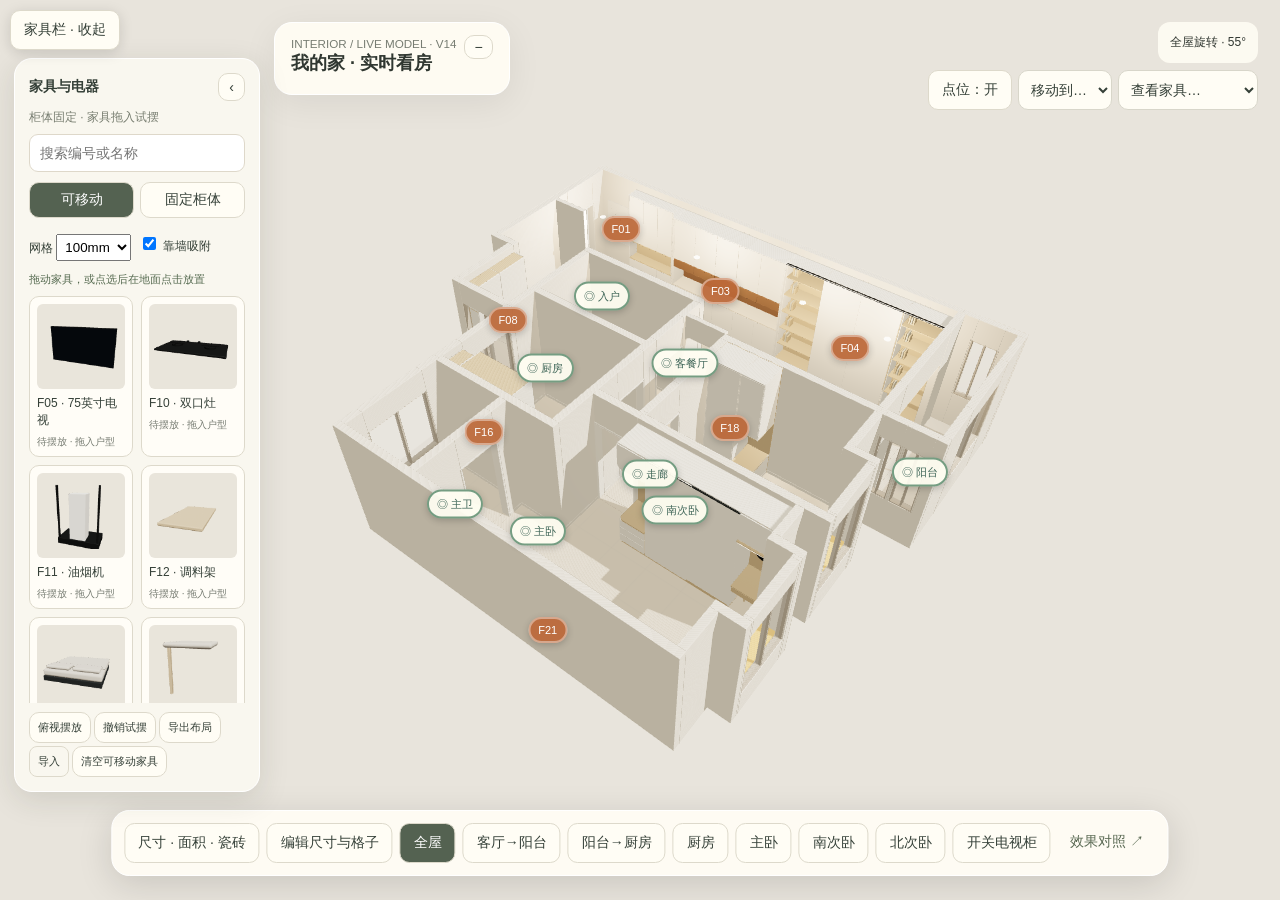
<file: index.html>
<!doctype html><html lang="zh-CN"><meta charset="utf-8"><meta name="viewport" content="width=device-width,initial-scale=1"><title>我的家 · 可交互设计模型</title><link rel="icon" href="data:,">
<link rel="stylesheet" href="./releases/20261112-library-v14-move/measurements.css"><link rel="stylesheet" href="./releases/20261112-library-v14-move/hotspots.css"><link rel="stylesheet" href="./releases/20261112-library-v14-move/editor.css"><link rel="stylesheet" href="./releases/20261112-library-v14-move/furniture-library.css"><style>*{box-sizing:border-box}body{margin:0;background:#e8e4dc;color:#303731;font:14px -apple-system,BlinkMacSystemFont,sans-serif}canvas{display:block;touch-action:none}header{position:absolute;top:22px;left:24px;padding:18px 22px;background:#fffdf4ed;border:1px solid #fff;border-radius:18px;box-shadow:0 8px 35px #0001;max-width:360px}h1{white-space:nowrap;font-size:21px;margin:0 0 7px}small{color:#777c72}nav{position:absolute;bottom:24px;left:50%;transform:translateX(-50%);display:flex;gap:7px;flex-wrap:wrap;justify-content:center;width:max-content;max-width:94vw;padding:12px;background:#fffdf5ed;border:1px solid #fff;border-radius:18px;box-shadow:0 8px 35px #0002}button{font:inherit;border:1px solid #ddd9cb;background:#fffdf5;color:#354038;border-radius:10px;padding:10px 13px;cursor:pointer}button:hover,button.active{background:#546251;color:white}#help{margin:12px 0 0;line-height:1.8;font-size:12px}#status{position:absolute;inset:0;display:grid;place-items:center;background:#eee9e0;z-index:5;font-size:20px}#position{position:absolute;right:22px;top:22px;border-radius:12px;padding:12px;background:#fffdf4dd;font-size:12px}.views{display:flex;gap:6px;margin-top:12px;flex-wrap:wrap}a{color:#596852}#note{font-size:11px;max-width:295px;margin-top:10px;color:#777}@media(max-width:650px){header{top:10px;left:10px;padding:12px;max-width:285px}#position{display:none}nav{bottom:12px}button{padding:8px}h1{font-size:17px}}</style>
<header><button id="collapse" style="float:right;padding:3px 9px;margin-left:8px" aria-label="收起说明">−</button><small>INTERIOR / LIVE MODEL · V14</small><h1>我的家 · 实时看房</h1><div class="details"><div>柜体固定开门 · 家具电器自由试摆</div><div class="views"><button id="orbit" class="active">全屋旋转</button><button id="look">室内看向</button><button id="ceil">显示天花</button></div><div id="help">拖动旋转 · 滚轮拉近拉远<br>右键拖动平移 · 双指缩放</div><div id="note">实时材质预览；Cycles效果图用于对照。家具尺寸和空间位置沿用当前模型。</div></div></header>
<div id="position">正在加载</div><div id="status">正在加载最新全屋模型…</div>
<nav><button data-view="overview">全屋</button><button data-view="living">客厅→阳台</button><button data-view="reverse">阳台→厨房</button><button data-view="kitchen">厨房</button><button data-view="master">主卧</button><button data-view="south">南次卧</button><button data-view="north">北次卧</button><button id="tv">开关电视柜</button><a href="releases/20261108-v1/gallery.html" target="_blank" style="padding:10px 12px;text-decoration:none">效果对照 ↗</a></nav>
<script type="importmap">{"imports":{"three":"./releases/20261112-library-v14-move/vendor/three.module.js"}}</script><script type="module" src="./releases/20261112-library-v14-move/app.js?v=14"></script></html>
</file>
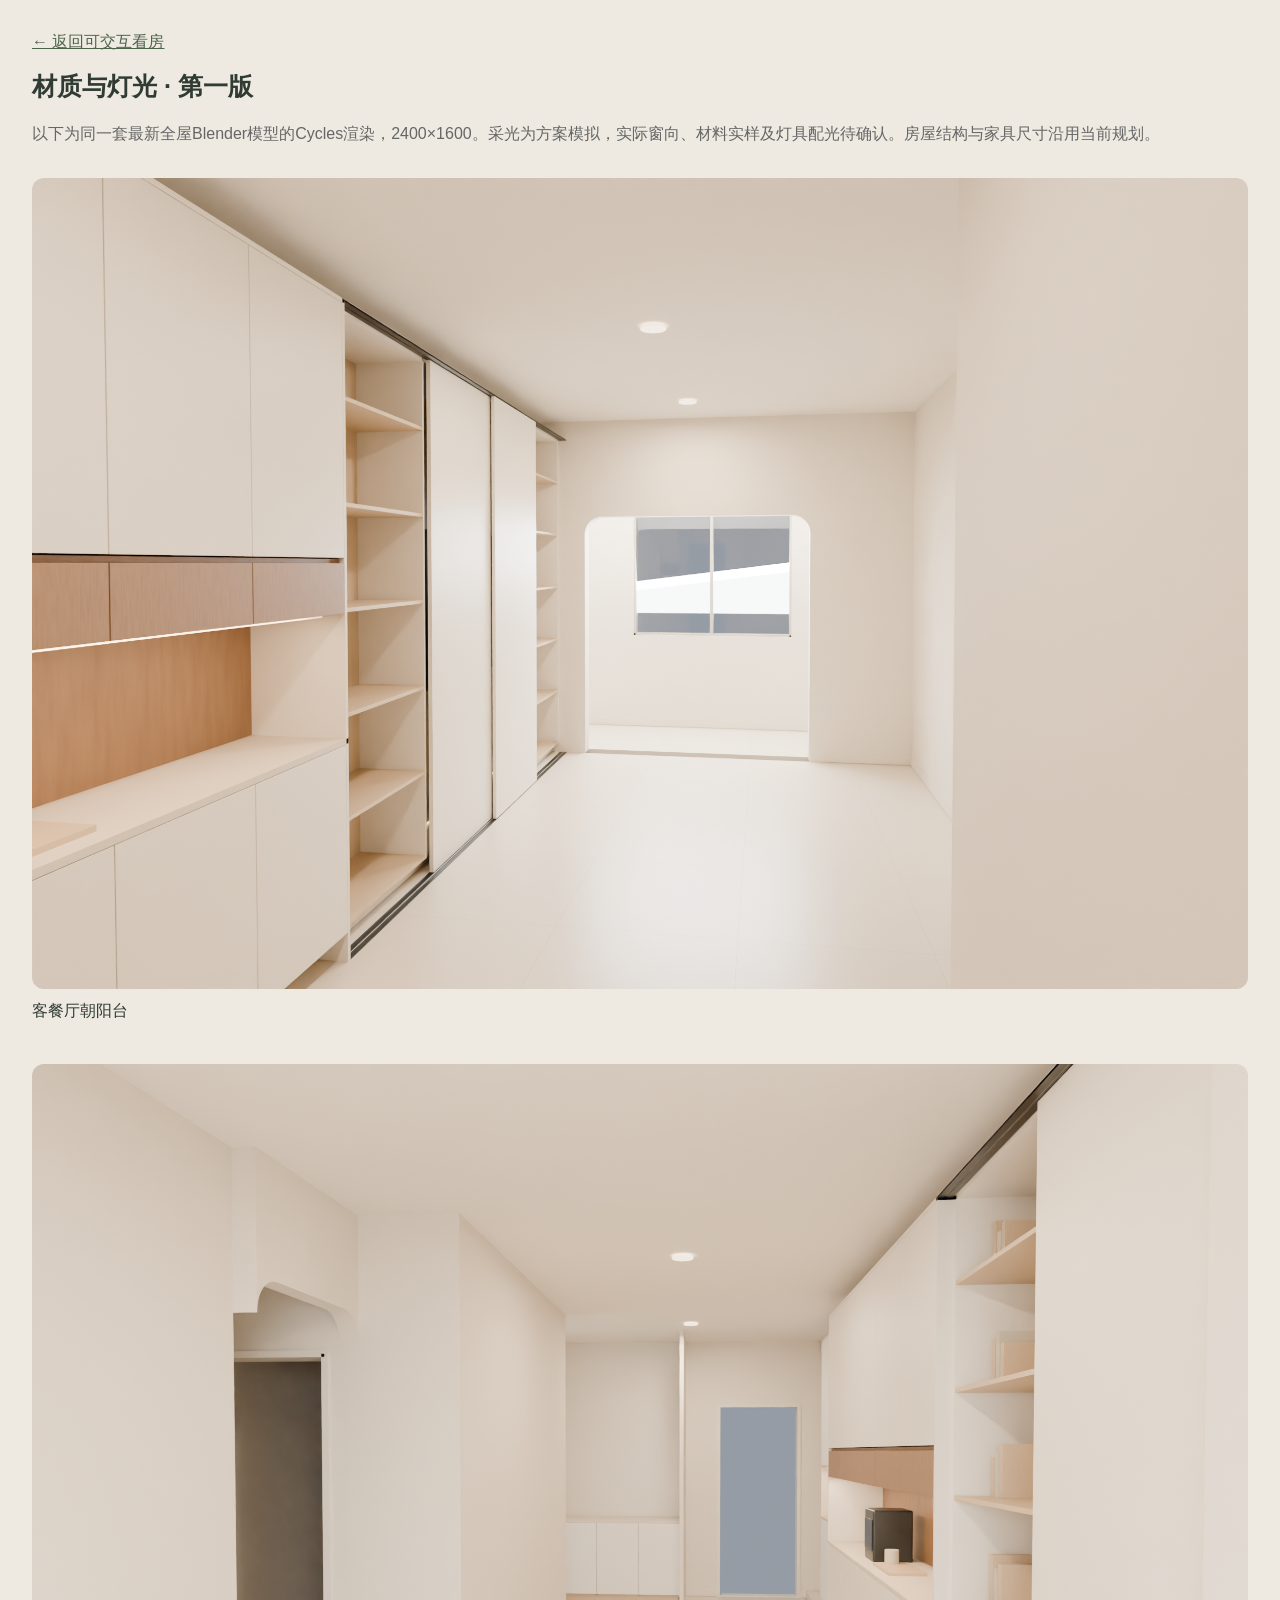
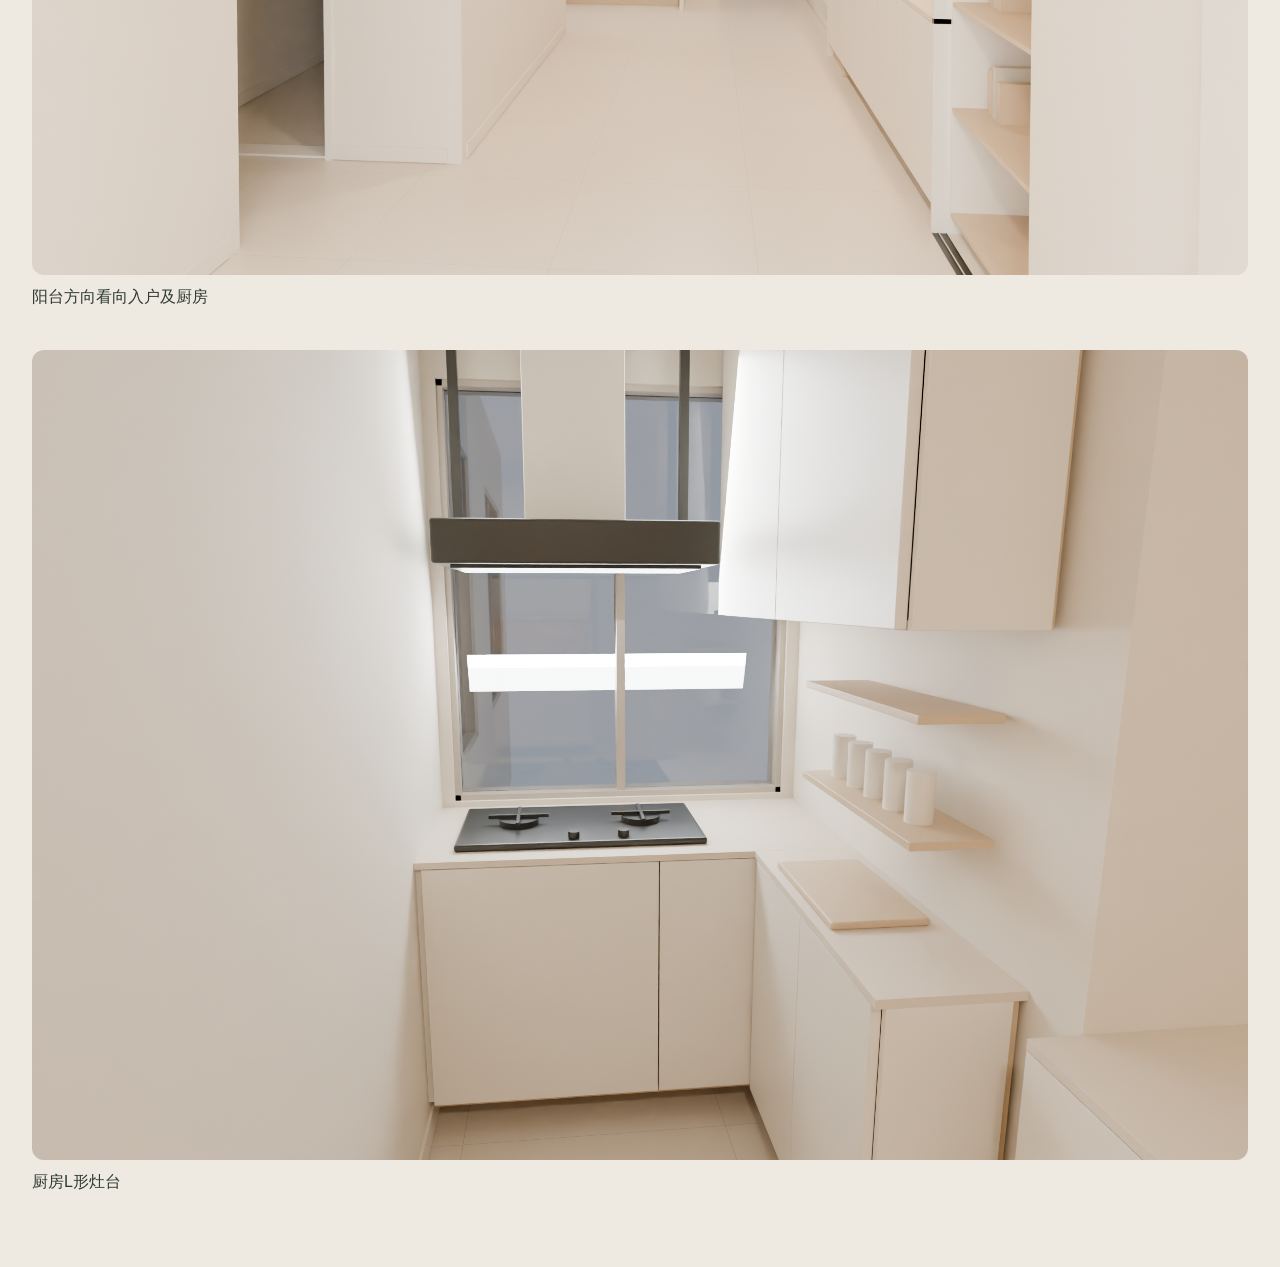
<file: releases/20261108-v1/gallery.html>
<!doctype html><html lang="zh-CN"><meta charset="utf-8"><meta name="viewport" content="width=device-width,initial-scale=1"><title>材质灯光 · Cycles效果对照</title><style>body{font:16px -apple-system,sans-serif;margin:0;background:#eeeae2;color:#303b33}main{max-width:1300px;margin:auto;padding:32px}h1{font-size:25px}p{line-height:1.8;color:#666}img{width:100%;border-radius:12px;display:block}figure{margin:30px 0}figcaption{padding:12px 0}a{color:#4d644b}</style><main><a href="../../">← 返回可交互看房</a><h1>材质与灯光 · 第一版</h1><p>以下为同一套最新全屋Blender模型的Cycles渲染，2400×1600。采光为方案模拟，实际窗向、材料实样及灯具配光待确认。房屋结构与家具尺寸沿用当前规划。</p><figure><img src="gallery/Living_To_Balcony.png"><figcaption>客餐厅朝阳台</figcaption></figure><figure><img src="gallery/Balcony_To_Kitchen.png"><figcaption>阳台方向看向入户及厨房</figcaption></figure><figure><img src="gallery/Kitchen_And_Sideboard.png"><figcaption>厨房L形灶台</figcaption></figure></main></html>
</file>
<file: releases/20261112-library-v14-move/measurements.css>
#measurement-panel{position:fixed;z-index:20;right:16px;top:16px;width:450px;max-width:calc(100vw - 24px);max-height:calc(100dvh - 120px);overflow:auto;background:#fffdf8f7;border:1px solid #d8d8ca;border-radius:18px;padding:18px;box-shadow:0 10px 50px #0003;font-size:13px;line-height:1.6}#measurement-panel[hidden],#measurement-panel [hidden]{display:none!important}.measure-head{display:flex;justify-content:space-between;align-items:center;font-size:19px}.measure-tabs{display:flex;gap:8px;margin:12px 0}.measure-row{display:flex;gap:10px;margin:10px 0}.measure-row>label{flex:1;min-width:0}#measurement-panel label{display:block;font-size:12px}#measurement-panel input:not([type=checkbox]),#measurement-panel select{display:block;width:100%;font:inherit;padding:9px;margin-top:4px;border:1px solid #c9cebf;background:white;border-radius:8px}#measurement-panel .check{margin:15px 0}.measure-big{font-size:27px;font-weight:650;color:#3d635b}.measure-big small{font-size:12px;font-weight:400}#distance-result,#area-result{padding:12px;margin:12px 0;background:#edf2e8;border-radius:12px}#measurement-panel p{margin:8px 0}.muted{font-size:11px;color:#727769}.notice{font-size:12px;color:#716044;background:#f7f0df;padding:12px;border-radius:10px}#measurement-panel table{width:100%;border-collapse:collapse;font-size:12px}#measurement-panel td,#measurement-panel th{padding:7px 4px;border-bottom:1px solid #e5e4da;text-align:left}#measurement-panel td:last-child,#measurement-panel th:last-child{text-align:right}#measurement-panel h3{font-size:15px;margin:16px 0 8px}.registry{display:grid;gap:5px;max-height:230px;overflow:auto;margin-top:8px}.registry button{text-align:left;padding:5px 8px}.measure-method{margin-top:15px;font-size:11px;color:#6d7266}summary{cursor:pointer}#measure-label-layer{position:fixed;inset:0;pointer-events:none;z-index:3}.model-id{position:absolute;transform:translate(-50%,-50%);pointer-events:auto;font-size:10px;padding:2px 5px;background:#fffdf3e8;border-color:#b88255;color:#714925}.model-id.furniture{background:#e6f7f7ed;border-color:#3995a3;color:#126377}@media(max-width:650px){#measurement-panel{right:12px;top:12px;max-height:calc(100dvh - 100px)}nav{max-height:95px;overflow:auto}}
</file>
<file: releases/20261112-library-v14-move/hotspots.css>
#hotspot-controls{position:fixed;top:70px;right:22px;z-index:4;display:flex;gap:6px}#hotspot-controls select{max-width:140px;padding:8px;background:#fffdf5;border:1px solid #d8d6ca;border-radius:10px;color:#354038;font:inherit}#hotspot-layer{position:fixed;inset:0;pointer-events:none;z-index:2}.hotspot{position:absolute;transform:translate(-50%,-50%);pointer-events:auto;padding:5px 8px;border-radius:20px;font-size:11px;box-shadow:0 2px 7px #0003;background:#fffef2ec;color:#3e6557;border:2px solid #759d82}.hotspot.furniture{background:#bc6838eb;color:white;border:2px solid #fff6;min-width:35px}.hotspot[hidden]{display:none}#furniture-inspector{width:min(760px,94vw);max-height:92dvh;overflow:auto;padding:18px;border:1px solid #d4d1c4;border-radius:20px;background:#fffdf7;color:#354038}#furniture-inspector::backdrop{background:#15241dc0}.inspector-heading{display:flex;align-items:center;justify-content:space-between;gap:12px}.inspector-heading h2{font-size:18px;margin:5px 0 12px}#inspector-view{height:min(50dvh,440px);width:100%;border-radius:12px;overflow:hidden}#inspector-view canvas{width:100%;height:100%}.inspector-actions{display:flex;gap:8px;margin:12px 0}#furniture-inspector p{font-size:13px;line-height:1.6}#inspector-note{background:#f4eedf;padding:10px;border-radius:9px}#furniture-inspector button:disabled{opacity:.5;cursor:default}@media(max-width:650px){#hotspot-controls{top:10px;right:10px;flex-direction:column}#hotspot-controls button,#hotspot-controls select{font-size:11px;padding:6px}.hotspot{font-size:10px;padding:4px 6px}}
</file>
<file: releases/20261112-library-v14-move/editor.css>
#editor-panel{position:fixed;z-index:40;right:18px;top:110px;bottom:105px;width:min(430px,calc(100vw - 36px));overflow:auto;background:#faf8ef;color:#313c30;border-radius:18px;padding:20px;box-sizing:border-box;box-shadow:0 6px 30px #0003;font:14px/1.6 system-ui}#editor-panel[hidden]{display:none}#editor-panel input:not([type=checkbox]),#editor-panel select{box-sizing:border-box;width:100%;padding:8px;border:1px solid #d6d2c6;border-radius:7px;background:white;color:#333}#editor-panel label{display:block;flex:1;min-width:0}#editor-panel button{padding:8px;margin:3px;border:1px solid #d6d2c6;background:#fffdf6;border-radius:8px;cursor:pointer}#editor-panel button:hover{background:#e6eddf}.edit-head,.edit-row{display:flex;gap:7px;align-items:center;flex-wrap:wrap}.edit-head{justify-content:space-between}.grid-col{margin:12px 0;padding:10px;border:1px solid #d9d3c5;border-radius:8px}.grid-col .edit-row{align-items:end;flex-wrap:nowrap}#edit-warning{white-space:pre-line;color:#99652d}#editor-panel details{margin:12px 0}#editor-panel p{font-size:12px}#editor-panel input[type=checkbox]{width:18px;height:18px;vertical-align:middle}
</file>
<file: releases/20261112-library-v14-move/furniture-library.css>
#furniture-library{position:fixed;z-index:24;left:14px;top:14px;bottom:108px;width:246px;background:#faf8f0f5;border:1px solid #fff;border-radius:18px;display:flex;flex-direction:column;box-shadow:0 8px 30px #25322320;padding:14px;color:#354038}#furniture-library[hidden],#placement-detail[hidden],#library-reopen[hidden]{display:none}.lib-title{display:flex;align-items:center;justify-content:space-between;gap:10px}.lib-title button{padding:5px 10px}.lib-tip{font-size:12px;color:#777d70;margin:8px 0}.lib-tabs{display:flex;gap:6px;margin:10px 0}.lib-tabs button{flex:1;padding:8px}#library-search{width:100%;padding:10px;border:1px solid #ded8ca;border-radius:9px;font:inherit}#library-cards{overflow:auto;flex:1;min-height:80px;display:grid;grid-template-columns:1fr 1fr;gap:8px;align-content:start}.library-card{padding:7px;text-align:left;font-size:12px;display:flex;flex-direction:column;gap:6px;min-width:0;cursor:grab;background:#fffdf7}.library-card img{width:100%;height:85px;object-fit:contain;background:#e9e5db;border-radius:6px}.library-card span{word-break:break-word}.library-card small{font-size:10px}.library-card.selected{outline:2px solid #718267;background:#e8efdf}.library-card:hover{color:#354038;background:#ebeede}.lib-bottom{display:flex;flex-wrap:wrap;gap:3px;margin-top:9px}.lib-bottom button,.import-layout{font-size:11px;padding:7px 8px}.import-layout{border:1px solid #ddd9cb;border-radius:8px;cursor:pointer}.import-layout input{display:none}body.library-open header{left:274px;max-width:300px;padding:12px 16px}body.library-open header .details{display:none}body.library-open header h1{font-size:18px}#library-reopen{position:fixed;left:14px;top:150px;z-index:25}#placement-detail{position:fixed;right:14px;top:120px;bottom:110px;overflow:auto;z-index:26;width:320px;border-radius:16px;background:#faf8f0f5;border:1px solid white;padding:16px;box-shadow:0 5px 25px #0002}#placement-detail .lib-title{align-items:start}#placement-detail p{font-size:12px;line-height:1.7}.lib-fields{display:grid;grid-template-columns:1fr 1fr;gap:8px}.lib-fields input{width:100%;padding:8px;border:1px solid #d8d2c5;border-radius:7px}.lib-fields label{font-size:12px}#placement-detail button{padding:8px;font-size:12px;margin-top:5px}#door-pick{max-width:100%;padding:9px;margin-top:9px}#placement-status{margin-top:12px;font-size:12px;color:#5e714c}#placement-distances{background:#ece8dc;padding:8px;border-radius:8px}#placement-note{color:#847457}body nav{max-width:95vw}#furniture-inspector{z-index:60}@media(max-width:700px){#furniture-library{width:186px;left:6px;top:68px;bottom:155px;padding:9px}body.library-open header{left:8px;top:8px;max-width:220px;padding:8px}body.library-open header small{display:none}#library-cards{grid-template-columns:1fr}.library-card{flex-direction:row;flex-wrap:wrap}.library-card img{width:64px;height:60px}.library-card span{flex:1}.library-card small{width:100%}#placement-detail{width:calc(100vw - 210px);min-width:155px;right:6px;top:170px;bottom:155px;padding:9px}.lib-fields{grid-template-columns:1fr}#hotspot-controls{top:68px!important;right:6px!important;max-width:calc(100vw - 205px);flex-wrap:wrap}#hotspot-controls select{max-width:145px}nav{bottom:7px!important}nav button{font-size:11px;padding:6px!important}}

/* Keep the entry point visible and allow the complete drawer to scroll at high zoom. */
#library-reopen{top:max(10px,env(safe-area-inset-top));left:max(10px,env(safe-area-inset-left));z-index:70;max-width:calc(100vw - 20px);min-height:38px;box-shadow:0 3px 14px #0002}
#furniture-library{top:58px;min-height:0;overflow:auto;overscroll-behavior:contain;max-width:calc(100vw - 20px)}
#library-cards{min-height:0;flex:1 0 140px}
.lib-title,.lib-tabs,.lib-tip,.lib-bottom,#library-search{flex-shrink:0}
@media(max-width:900px),(max-height:650px){
 #furniture-library{left:8px;top:56px;bottom:82px;width:min(286px,calc(100vw - 16px));padding:10px;overflow:auto}
 #library-cards{grid-template-columns:1fr 1fr;flex:1 0 160px;min-height:0}
 .library-card{flex-direction:column;flex-wrap:nowrap}.library-card img{width:100%;height:64px}.library-card span{flex:initial}
 #placement-detail{top:56px;bottom:82px;right:8px;width:min(340px,calc(100vw - 16px));min-width:0;max-width:calc(100vw - 16px);padding:12px}
 body.library-open header,header{left:auto;right:8px;top:8px;max-width:calc(100vw - 170px);padding:7px 10px}
 header small,header .details,header #collapse{display:none}header h1{font-size:13px;white-space:normal;margin:0}
 #position{display:none}#hotspot-controls{top:56px!important;right:8px!important;max-width:calc(100vw - 24px);flex-wrap:wrap}
 body nav{position:fixed;bottom:8px!important;max-width:calc(100vw - 16px);width:calc(100vw - 16px);flex-wrap:nowrap;justify-content:flex-start;overflow-x:auto;padding:8px;max-height:64px}
 nav button,nav a{flex-shrink:0;white-space:nowrap;font-size:12px;padding:8px!important}
}
@media(max-height:360px){#furniture-library,#placement-detail{bottom:12px}body nav{display:none}}

.snap-controls{display:flex;gap:8px;flex-wrap:wrap;font-size:12px;flex-shrink:0;margin:6px 0}.snap-controls select{padding:4px}#placement-live{font-size:11px;line-height:1.5;flex-shrink:0;margin:4px 0 8px;color:#566b51}
</file>
